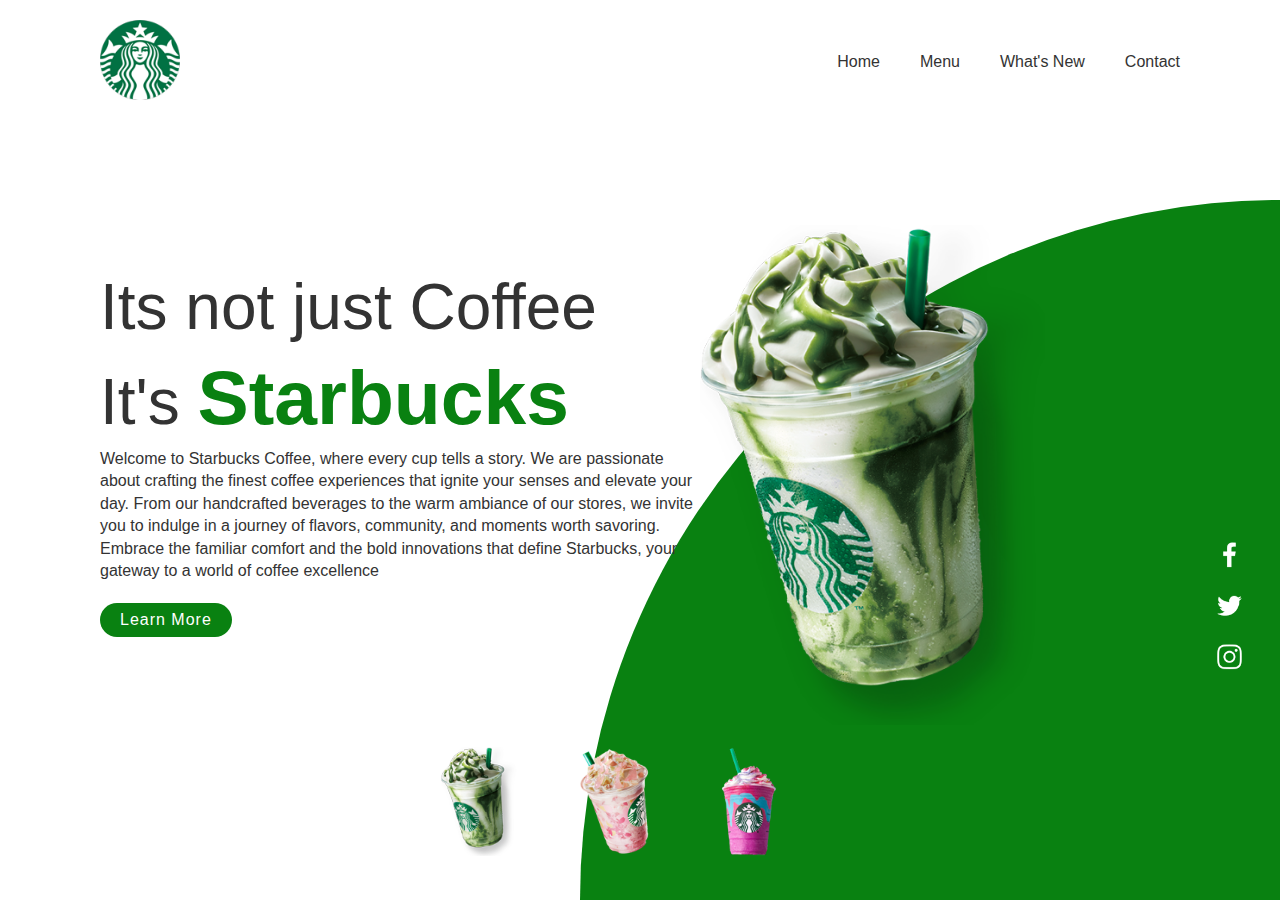
<file: index.html>
<!DOCTYPE html>
<html lang="en">

<head>
    <meta charset="UTF-8">
    <meta name="viewport" content="width=device-width, initial-scale=1.0">
    <title>Starbucks website Landing Page</title>
    <link rel="stylesheet" href="style.css">
</head>

<body>
    <section>
        <div class="circle"></div>
        <header><a href="#"><img src="/imgs/logo.png" class="logo" alt=""></a>
            <ul>
                <li><a href="">Home</a></li>
                <li><a href="menu.html">Menu</a></li>
                <li><a href="">What's New</a></li>
                <li><a href="">Contact</a></li>
            </ul>
        </header>

        <div class="content">
            <div class="textBox">
                <h2>Its not just Coffee <br> It's <span>Starbucks</span></h2>
                <p class="intro">
                    Welcome to Starbucks Coffee, where every cup tells a story. We are passionate about crafting the
                    finest coffee experiences that ignite your senses and elevate your day. From our handcrafted
                    beverages to the warm ambiance of our stores, we invite you to indulge in a journey of flavors,
                    community, and moments worth savoring. Embrace the familiar comfort and the bold innovations that
                    define Starbucks, your gateway to a world of coffee excellence
                </p>
                <a href="">Learn More</a>

            </div>
            <div class="imgBox">
                <img src="imgs/img1.png" class="Starbucks" alt="">
            </div>
        </div>

            <ul class="thumb">
        <li><img src="imgs/thumb1.png" onclick="imgSlider('/imgs/img1.png'); changeCircleColor('#098111')" alt="">
        </li>
        <li><img src="imgs/thumb2.png" onclick="imgSlider('/imgs/img2.png'); changeCircleColor('#eb7495')" alt="">
        </li>
        <li><img src="imgs/thumb3.png" onclick="imgSlider('/imgs/img3.png'); changeCircleColor('#d752b1')" alt="">
        </li>
    </ul>

<ul class="sci">
    <li><a href="https://www.facebook.com/Starbucks/" target="_blank"><img src="imgs/facebook.png" alt=""></a>
    </li>
    <li><a href="https://twitter.com/Starbucks" target="_blank"><img src="imgs/twitter.png" alt=""></a></li>
    <li><a href="https://www.instagram.com/starbucks/" target="_blank"><img src="imgs/instagram.png" alt=""></a>
    </li>
</ul>
</section>

    <script type="text/javascript">
        function imgSlider(anything) {
            document.querySelector('.Starbucks').src = anything;
        }

        function changeCircleColor(color) {
            const circle = document.querySelector('.circle');
            circle.style.background = color;
        }
    </script>
</body>

</html>
</file>
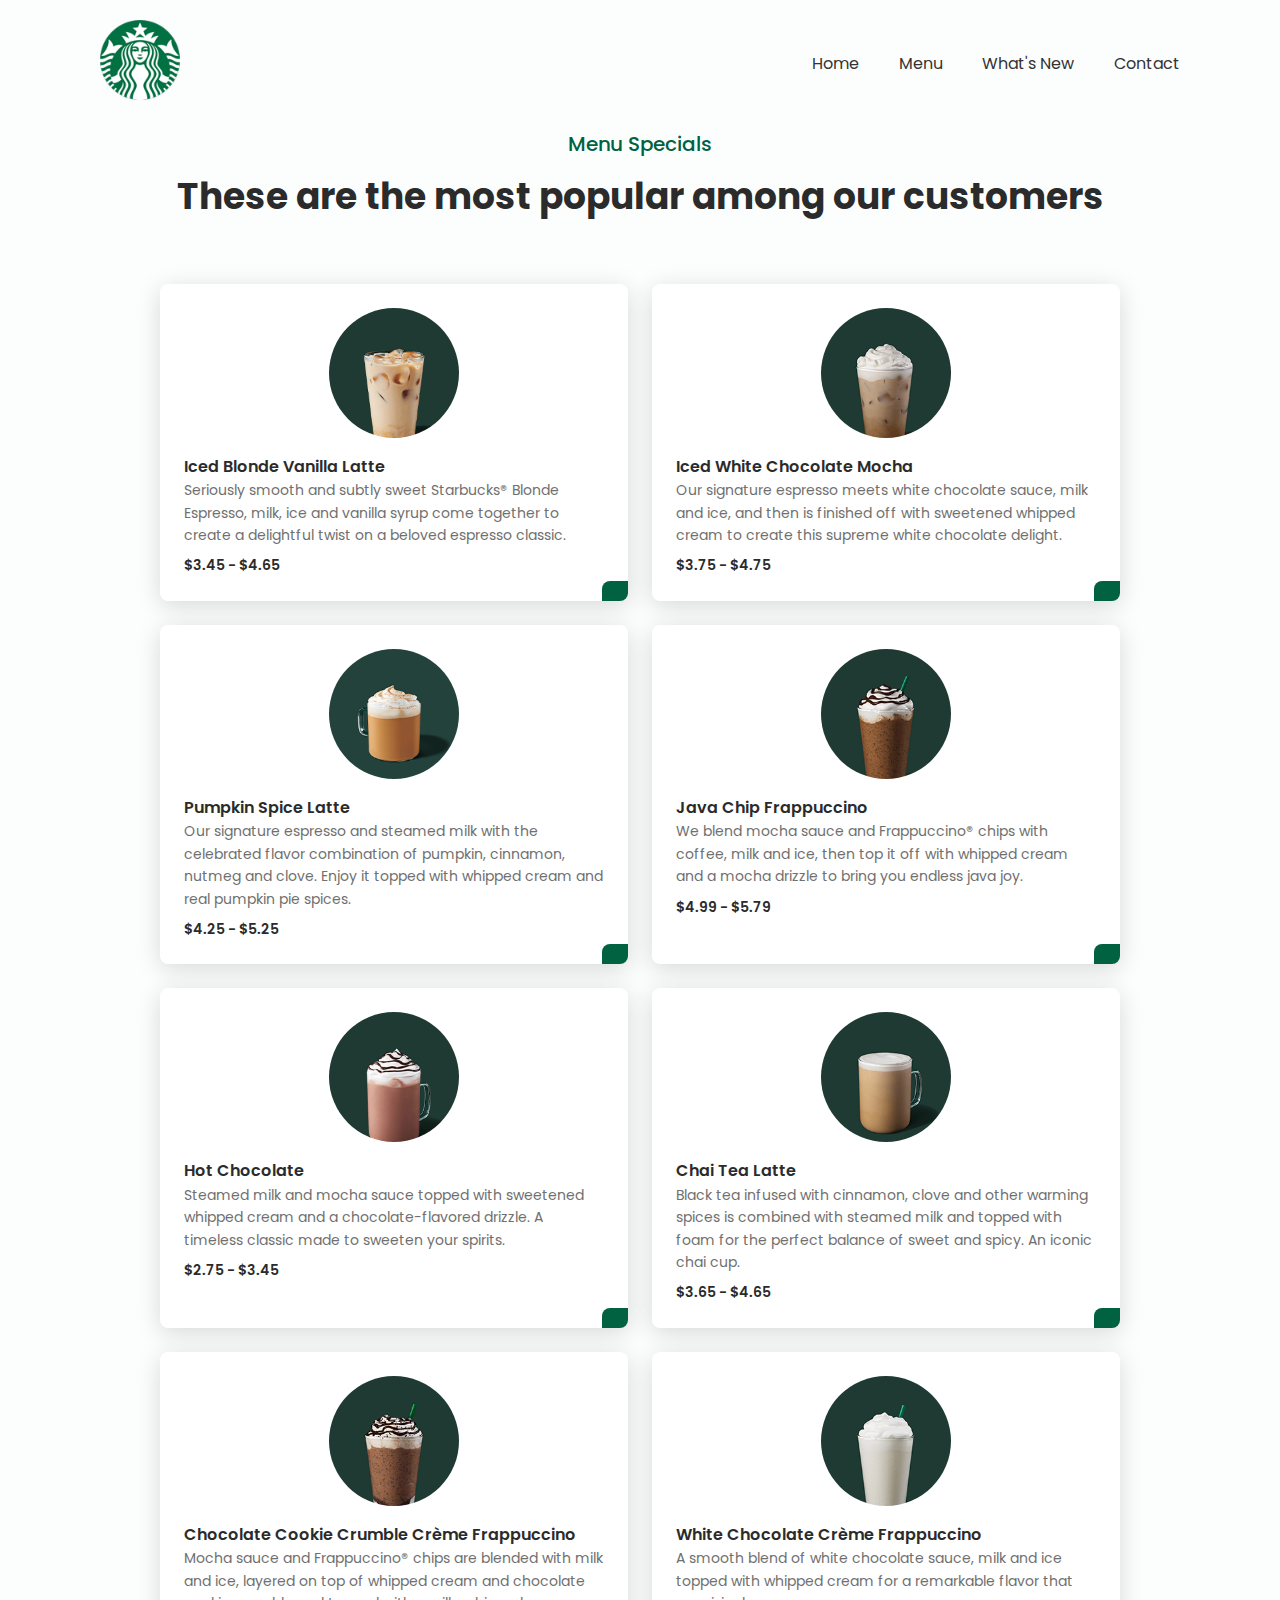
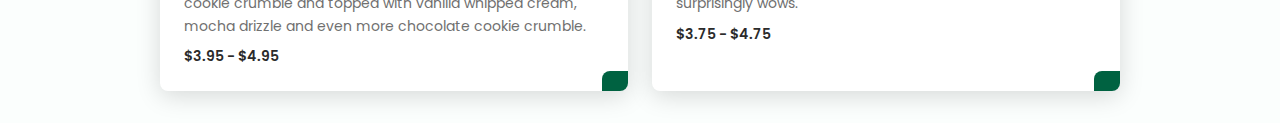
<file: menu.html>
<!DOCTYPE html>
<html lang="en">
<head>
    <meta charset="UTF-8">
    <meta name="viewport" content="width=device-width, initial-scale=1.0">
    <title>Menu</title>
    <link rel="stylesheet" href="menu.css">
    
</head>
<body>

    <header><a href="#"><img src="/imgs/logo.png" class="logo" alt=""></a>
        <ul>
            <li><a href="/">Home</a></li>
            <li><a href="menu.html">Menu</a></li>
            <li><a href="">What's New</a></li>
            <li><a href="">Contact</a></li>
        </ul>
    </header>
    <section class="menu section bd-container" id="menu">
        <span class="section-subtitle">Menu Specials</span>
        <h2 class="section-title">These are the most popular among our customers</h2>
        <div class="menu__container bd-grid">
            <div class="menu__content">
                <img src="imgs/b1.png" alt="" class="menu__img">
                <h3 class="menu__name">Iced Blonde Vanilla Latte</h3>
                <span class="menu__detail">Seriously smooth and subtly sweet Starbucks® Blonde Espresso, milk, ice and vanilla syrup come together to create a delightful twist on a beloved espresso classic.</span>
                <span class="menu__preci">$3.45 - $4.65</span>
                <a href="#" class="button menu__button"><i class='bx bxs-cart-add' ></i></a>
            </div>
            <div class="menu__content">
                <img src="imgs/b2.png" alt="" class="menu__img">
                <h3 class="menu__name">Iced White Chocolate Mocha</h3>
                <span class="menu__detail">Our signature espresso meets white chocolate sauce, milk and ice, and then is finished off with sweetened whipped cream to create this supreme white chocolate delight.</span>
                <span class="menu__preci">$3.75 - $4.75</span>
                <a href="#" class="button menu__button"><i class='bx bxs-cart-add' ></i></a>
            </div>
            <div class="menu__content">
                <img src="imgs/b3.png" alt="" class="menu__img">
                <h3 class="menu__name">Pumpkin Spice Latte</h3>
                <span class="menu__detail">Our signature espresso and steamed milk with the celebrated flavor combination of pumpkin, cinnamon, nutmeg and clove. Enjoy it topped with whipped cream and real pumpkin pie spices.</span>
                <span class="menu__preci">$4.25 - $5.25
                </span>
                <a href="#" class="button menu__button"><i class='bx bxs-cart-add' ></i></a>
            </div>
            <div class="menu__content">
                <img src="imgs/b4.png" alt="" class="menu__img">
                <h3 class="menu__name">Java Chip Frappuccino</h3>
                <span class="menu__detail">We blend mocha sauce and Frappuccino® chips with coffee, milk and ice, then top it off with whipped cream and a mocha drizzle to bring you endless java joy.</span>
                <span class="menu__preci">$4.99 - $5.79</span>
                <a href="#" class="button menu__button"><i class='bx bxs-cart-add' ></i></a>
            </div>
            <div class="menu__content">
                <img src="imgs/b5.png" alt="" class="menu__img">
                <h3 class="menu__name">Hot Chocolate</h3>
                <span class="menu__detail">Steamed milk and mocha sauce topped with sweetened whipped cream and a chocolate-flavored drizzle. A timeless classic made to sweeten your spirits.</span>
                <span class="menu__preci">$2.75 - $3.45</span>
                <a href="#" class="button menu__button"><i class='bx bxs-cart-add' ></i></a>
            </div>
            <div class="menu__content">
                <img src="imgs/b6.png" alt="" class="menu__img">
                <h3 class="menu__name">Chai Tea Latte</h3>
                <span class="menu__detail">Black tea infused with cinnamon, clove and other warming spices is combined with steamed milk and topped with foam for the perfect balance of sweet and spicy. An iconic chai cup.</span>
                <span class="menu__preci">$3.65 - $4.65</span>
                <a href="#" class="button menu__button"><i class='bx bxs-cart-add' ></i></a>
            </div>
            <div class="menu__content">
                <img src="imgs/b7.png" alt="" class="menu__img">
                <h3 class="menu__name">Chocolate Cookie Crumble Crème Frappuccino</h3>
                <span class="menu__detail">Mocha sauce and Frappuccino® chips are blended with milk and ice, layered on top of whipped cream and chocolate cookie crumble and topped with vanilla whipped cream, mocha drizzle and even more chocolate cookie crumble.</span>
                <span class="menu__preci">$3.95 - $4.95</span>
                <a href="#" class="button menu__button"><i class='bx bxs-cart-add' ></i></a>
            </div>
            <div class="menu__content">
                <img src="imgs/b8.png" alt="" class="menu__img">
                <h3 class="menu__name">White Chocolate Crème Frappuccino</h3>
                <span class="menu__detail">A smooth blend of white chocolate sauce, milk and ice topped with whipped cream for a remarkable flavor that surprisingly wows.</span>
                <span class="menu__preci">$3.75 - $4.75</span>
                <a href="#" class="button menu__button"><i class='bx bxs-cart-add' ></i></a>
            </div>
        </div>
    </section>
</body>
</html>
</file>
<file: style.css>
*{
    margin: 0;
    padding: 0;
    box-sizing: border-box;
    font-family: 'popppoins', sans-serif;
}

section {
    position: relative;
    width: 100%;
    min-height: 100vh;
    padding: 100px ;
    display: flex;
    justify-content: space-between;
    align-items: center;
    background: #fff;
}

 header{
    position: absolute;
    top: 0;
    left: 0;
    width: 100%;
    padding: 20px 100px;
    display: flex;
    justify-content: space-between;
    align-items: center;
 }

 header .logo{
    position: relative;
    max-width: 80px;

 }

 header ul {
    position: relative;
    display: flex;

 }

 header ul li{
    list-style: none;
 }

 header ul li a{
    display: inline-block;
    color: #333;
    font-weight: 400;
    margin-left: 40px;
    text-decoration: none;
 }

 .content{
    position: relative;
    width: 100%;
    display: flex;
    justify-content: space-between;
    align-items: center;

 }

 .content .textBox{
    position: relative;
    max-width: 600px;
 }

 .content .textBox h2{
    color: #333;
    font-size: 4em;
    line-height: 1.4em;
    font-weight: 500;
 }

 .content .textBox h2 span{
    color: #098111;
    font-size: 1.2em;
    font-weight: 900;
 }

 .content .textBox p{
    color: #333;
 }

 .content .textBox a{
    display: inline-block;
    margin-top: 20px;
    padding: 8px 20px ;
    background: #098111;
    color: #fff;
    border-radius: 40px;
    font-weight: 500;
    letter-spacing: 1px;
    text-decoration: none;
 }

 .content .imgBox{
    width: 500px;
    height: 500px;
    display: flex;
    justify-content: flex-start;
    padding-right: 50px;
    margin-top: 50px;
 }

 .conmtent .imgBox img{
    max-width: 340px;
 }

 .thumb{
    position: absolute;
    left: 48%;
    bottom: 40px;
    transform: translateX(-50%);
    display: flex;
 }

 .thumb li{
    list-style-type: none;
    display: inline-block;
    margin: 0 30px;
    cursor: pointer;
    transition: 0.5s;
 }

.thumb li:hover {
    transform: translateY(-15px);
}
 
 .thumb li img{
    max-width: 75px;
 }

 .sci{
    position: absolute;
    top: 50%;
    right: 30px;
    transform: translateY(50%);
    display: flex;
    justify-content: center;
    align-items: center;
    flex-direction: column;
 }

 .sci li{
    list-style: none;
 }

 .sci li a{
    display: inline-block;
    margin: 5px 0;
    transform: scale(0.6);
    filter: invert(1);
 }

 .circle{
    position: absolute;
    top: 0;
    left: 0;
    width: 100%;
    height: 100%;
    background: #098111;
    clip-path: circle(700px at right 900px);
 }

 .intro{
   line-height: 2.5vh;
 }
</file>
<file: menu.css>
@import url("https://fonts.googleapis.com/css2?family=Poppins:wght@400;500;600&display=swap");
::-webkit-scrollbar {
  width: 10px;
}
::-webkit-scrollbar-track {
  background: #A6A6A6;
}
::-webkit-scrollbar-thumb {
  background: #006241;
  border-radius: 12px;
  transition: all 1s ease;
}

:root {
  --header-height: 3.2rem;
  --first-color: #006241;
  --first-color-alt: #114232;
  --title-color: #2b2b2b;
  --text-color: #707070;
  --text-color-light: #A6A6A6;
  --body-color: #FBFEFD;
  --container-color: #FFFFFF;
  --field-color: #ececec;
  --body-font: 'Poppins', sans-serif;
  --biggest-font-size: 2.25rem;
  --h1-font-size: 1.5rem;
  --h2-font-size: 1.25rem;
  --h3-font-size: 1rem;
  --normal-font-size: .938rem;
  --small-font-size: .813rem;
  --smaller-font-size: .75rem;
  --font-medium: 500;
  --font-semi-bold: 600;
  --mb-1: .5rem;
  --mb-2: 1rem;
  --mb-3: 1.5rem;
  --mb-4: 2rem;
  --mb-5: 2.5rem;
  --mb-6: 3rem;
  --z-tooltip: 10;
  --z-fixed: 100;
}

@media screen and (min-width: 768px){
  :root{
    --biggest-font-size: 4rem;
    --h1-font-size: 2.25rem;
    --h2-font-size: 1.5rem;
    --h3-font-size: 1.25rem;
    --normal-font-size: 1rem;
    --small-font-size: .875rem;
    --smaller-font-size: .813rem;
  }
}

*,::before,::after{
  box-sizing: border-box;
}

html{
  scroll-behavior: smooth;
}

body.dark-theme{
  --title-color: #F1F3F2;
  --text-color: #C7D1CC;
  --body-color: #1D2521;
  --container-color: #27302C;
  --field-color: #214231;
}

.change-theme{
  position: absolute;
  right: 1rem;
  top: 1.8rem;
  color: var(--text-color);
  font-size: 1.5rem;
  cursor: pointer;
}

body{
  margin: var(--header-height) 0 0 0;
  font-family: var(--body-font);
  font-size: var(--normal-font-size);
  background-color: var(--body-color);
  color: var(--text-color);
  line-height: 1.6;
}

header{
  position: absolute;
  top: 0;
  left: 0;
  width: 100%;
  padding: 20px 100px;
  display: flex;
  justify-content: space-between;
  align-items: center;
}

header .logo{
  position: relative;
  max-width: 80px;

}

header ul {
  position: relative;
  display: flex;

}

header ul li{
  list-style: none;
}

header ul li a{
  display: inline-block;
  color: #333;
  font-weight: 400;
  margin-left: 40px;
  text-decoration: none;
}

h1,h2,h3,p,ul{
  margin: 0;
}

ul{
  padding: 0;
  list-style: none;
}

a{
  text-decoration: none;
}

img{
  max-width: 100%;
  height: auto;
}

.section{
  padding: 4rem 0 2rem;
}

.section-title, .section-subtitle{
  text-align: center;
}

.section-title{
  font-size: var(--h1-font-size);
  color: var(--title-color);
  margin-bottom: var(--mb-3);
}

.section-subtitle{
  display: block;
  font-size: var(--h3-font-size);
  color: var(--first-color);
  font-weight: var(--font-medium);
  margin-bottom: var(--mb-1);
}

.bd-container{
  max-width: 960px;
  width: calc(100% - 2rem);
  margin-left: var(--mb-2);
  margin-right: var(--mb-2);
}

.bd-grid{
  display: grid;
  gap: 1.5rem;
}

.header{
  width: 100%;
  position: fixed;
  top: 0;
  left: 0;
  z-index: var(--z-fixed);
  background-color: var(--body-color);
}
.header img{
  width: 58%;
  height: 58%;
  padding: 15px 0;
}

.nav{
  max-width: 1024px;
  height: var(--header-height);
  display: flex;
  justify-content: space-between;
  align-items: center;
}

@media screen and (max-width: 768px){
  .nav__menu{
    position: fixed;
    top: -100%;
    left: 0;
    width: 100%;
    height: 100%;
    font-size: 1.5rem;
    padding: 35% 0 1rem;
    text-align: center;
    background-color: var(--body-color);
    transition: .4s;
    border-radius: 0 0 1rem 1rem;
    z-index: var(--z-fixed);
  }
  .header img{
    width: 40%;
    height: 40%;
  }
}

.nav__item{
  margin-bottom: var(--mb-2);
}

.nav__link, .nav__logo, .nav__toggle{
  color: var(--text-color);
  font-weight: var(--font-medium);
}

.nav__logo:hover{
  color: var(--first-color);
}

.nav__link{
  transition: .3s;
}

.nav__link:hover{
  color: var(--first-color);
}

.nav__toggle{
  font-size: 2rem;
  cursor: pointer;
}

.show-menu{
  top: var(--header-height);
}

.active-link{
  color: var(--first-color);
}

.scrolheader{
  box-shadow: 0 5px 25px rgba(1 1 1 / 15%);
}

.scrolltop{
  position: fixed;
  right: 1rem;
  bottom: -20%;
  display: flex;
  justify-content: center;
  align-items: center;
  padding: .3rem;
  background: rgba(6,156,84,.5);
  border-radius: .4rem;
  z-index: var(--z-tooltip);
  transition: .4s;
  visibility: hidden;
}

.scrolltop:hover{
  background-color: var(--first-color-alt);
}

.scrolltop__icon{
  font-size: 1.8rem;
  color: var(--body-color);
}

.show-scroll{
  visibility: visible;
  bottom: 1.5rem;
}

.home__container{
  height: calc(100vh - var(--header-height));
  align-content: center;
}

.home__title{
  font-size: var(--biggest-font-size);
  color: var(--first-color);
  margin-bottom: var(--mb-1);
}

.home__title span{
  color: var(--title-color);
}

.home__subtitle{
  font-size: var(--h1-font-size);
  color: var(--title-color);
}

.home__paragraph{
  color: var(--title-color);
  padding: 15px 0;
}
.swiper-container {
  width: 100%;
  height: 100%;
  padding: 0;
}

.swiper-slide {
  width: 200px;
}

.swiper-slide img {
  width: 90%;
  padding-top: 0px;
  justify-self: center;
  top: 0;
}
.swiper-container-3d .swiper-slide-shadow-bottom, .swiper-container-3d .swiper-slide-shadow-left, .swiper-container-3d .swiper-slide-shadow-right, .swiper-container-3d .swiper-slide-shadow-top{
  background-image: none;
}

.button{
  display: inline-block;
  background-color: var(--first-color);
  color: #FFF;
  padding: .75rem 1rem;
  border-radius: .5rem;
  transition: .3s;
}

.button:hover{
  background-color: var(--first-color-alt);
}

.about__data{
  text-align: center;
}

.about__description{
  margin-bottom: var(--mb-3);
}

.about__img{
  width: 380px;
  height: auto;
  border-radius: .5rem;
  justify-self: center;
}

.services__container{
  row-gap: 2.5rem;
  grid-template-columns: repeat(auto-fit, minmax(220px, 1fr));
}

.services__content{
  text-align: center;
}

.services__img{
  width: 64px;
  height: 64px;
  fill: var(--first-color);
  margin-bottom: var(--mb-2);
}

.services__title{
  font-size: var(--h3-font-size);
  color: var(--title-color);
  margin-bottom: var(--mb-1);
}

.services__description{
  padding: 0 1.5rem;
}

.menu__container{
  grid-template-columns: repeat(2, 1fr);
  justify-content: center;
}

.menu__content{
  position: relative;
  display: flex;
  flex-direction: column;
  background-color: var(--container-color);
  border-radius: .5rem;
  box-shadow: 0 5px 25px rgba(1 1 1 / 15%);
  padding: .75rem;
}

.menu__img{
  width: 100px;
  align-self: center;
  border-radius: 50%;
  margin-bottom: var(--mb-2);
}

.menu__name, .menu__preci{
  font-weight: var(--font-semi-bold);
  color: var(--title-color);
}

.menu__name{
  font-size: var(--normal-font-size);
}

.menu__detail, .menu__preci{
  font-size: var(--small-font-size);
}

.menu__detail{
  margin-bottom: var(--mb-1);
}

.menu__button{
  position: absolute;
  bottom: 0;
  right: 0;
  display: flex;
  padding: .625rem .813rem;
  border-radius: .5rem 0 .5rem 0;
}

.app__data{
  text-align: center;
}

.app__description{
  margin-bottom: var(--mb-5);
}

.app__stores{
  margin-bottom: var(--mb-4);
}

.app__store{
  width: 120px;
  margin: 0 var(--mb-1);
}

.app__img{
  width: 230px;
  justify-self: center;
}

.contact__container{
  text-align: center;
}

.contact__description{
  margin-bottom: var(--mb-3);
}
.container{
	position: relative;
	width: 100%;
	height: 100%;
	display: flex;
	justify-content: center;
	align-items: center;
	padding: 20px 0px;
}
.contact-box{
	width: 100%;
	display: grid;
	grid-template-columns: repeat(2, 1fr);
	justify-content: center;
	align-items: center;
	text-align: center;
	background-color: var(--body-color);
	border-radius: .5rem;
  box-shadow: 0 5px 25px rgba(1 1 1 / 15%);
}

.left{
	background: url("../img/cu.jpg") no-repeat center;
	background-size: cover;
	height: 100%;
  border-top-left-radius: .5rem;
  border-bottom-left-radius: .5rem;
}

.right{
	padding: 25px 40px;
}

h2{
	position: relative;
	padding: 0 0 10px;
	margin-bottom: 10px;
  color: var(--title-color);
}

.field{
	width: 100%;
	border: 2px solid rgba(0, 0, 0, 0);
	outline: none;
	background-color: var(--field-color);
	padding: 0.5rem 1rem;
	font-size: 1.1rem;
  border-radius: .5rem;
	margin-bottom: 22px;
	transition: .3s;
}

textarea{
	min-height: 150px;
  resize: none;
}
::placeholder{
  color: var(--title-color);
  opacity: 1;
}
.btn{
	width: 100%;
	padding: 0.5rem 1rem;
	display: inline-block;
  background-color: var(--first-color);
  color: #FFF;
  border-radius: .5rem;
  transition: .3s;
	font-size: 1.1rem;
	border: none;
	outline: none;
	cursor: pointer;
	transition: .3s;
}

.btn:hover{
    background-color: #00744d;
}
.footer__container{
  grid-template-columns: repeat(auto-fit, minmax(220px, 1fr));
  row-gap: 2rem;
}

.footer__logo{
  font-size: var(--h3-font-size);
  color: var(--first-color);
  font-weight: var(--font-semi-bold);
}

.footer__description{
  display: block;
  font-size: var(--small-font-size);
  margin: .25rem 0 var(--mb-3);
}

.footer__social{
  font-size: 1.5rem;
  color: var(--title-color);
  text-align: center;
  padding: 15px 15px 15px 0px;
}
.footer__title{
  font-size: var(--h2-font-size);
  color: var(--title-color);
  margin-bottom: var(--mb-2);
}

.footer__link{
  display: inline-block;
  color: var(--text-color);
  margin-bottom: var(--mb-1);
}

.footer__link:hover{
  color: var(--first-color);
}

.footer__copy{
  text-align: center;
  font-size: var(--small-font-size);
  color: var(--text-color-light);
  margin-top: 3.5rem;
}

@media screen and (min-width: 1380px){
  .menu__container{
    grid-template-columns: repeat(4, 310px);
    column-gap: 1.5rem;
  }
}

@media screen and (min-width: 960px){
  .bd-container{
    margin-left: auto;
    margin-right: auto;
  }

  .about__container,
  .app__container{
    column-gap: 1.5rem;
  }
}

@media screen and (max-width: 880px){
	.contact-box{
		grid-template-columns: 1fr;
	}
	.left{
		height: 200px;
	}
}

@media screen and (min-width: 768px){
  body{
    margin: 0;
  }

  .section{
    padding-top: 8rem;
  }

  .nav{
    height: calc(var(--header-height) + 1.5rem);
  }
  .nav__list{
    display: flex;
  }
  .nav__item{
    margin-left: var(--mb-5);
    margin-bottom: 0;
  }
  .nav__toggle{
    display: none;
  }

  .change-theme{
    position: initial;
    margin-left: var(--mb-2);
  }

  .home__container{
    height: 100vh;
    justify-items: center;
  }

  .services__container,
  .menu__container{
    margin-top: var(--mb-6);
  }


  .menu__content{
    padding: 1.5rem;
  }
  .menu__img{
    width: 130px;
    border-radius: 50%;
  }

  .app__store{
    margin: 0 var(--mb-1) 0 0;
  }
}

@media screen and (min-width: 576px){
  .home__container,
  .about__container,
  .app__container{
    grid-template-columns: repeat(2,1fr);
    align-items: center;
  }

  .about__data, .about__initial,
  .app__data, .app__initial,
  .contact__container, .contact__initial{
    text-align: initial;
  }

  .about__img, .app__img{
    width: 480px;
    order: -1;
  }
  .swiper-container {
    width: 100%;
    padding-top: 50px;
    padding-bottom: 50px;
    background: none;
  }
  
  .swiper-slide {
    background-position: center;
    background-size: cover;
    width: 300px;
    height: 300px;
  }
  
  .swiper-slide img {
    width: 100%;
    padding-top: 70px;
    justify-self: center;
  }

  .contact__container{
    grid-template-columns: 1.75fr 1fr;
    align-items: center;
  }
  .contact__button{
    justify-self: center;
  }
}
@media screen and (max-width: 576px){
  .header img{
    width: 40%;
    height: 40%;
    padding-top: 20px;
  }
}

@media screen and (min-height: 721px) {
    .home__container {
        height: 640px;
    }
}
@media screen and (max-width: 575px) {
  .swiper-slide img {
    width: 80%;
    padding-top: 0px;
    justify-self: center;
    padding-left: 82px;
  }
}
</file>
